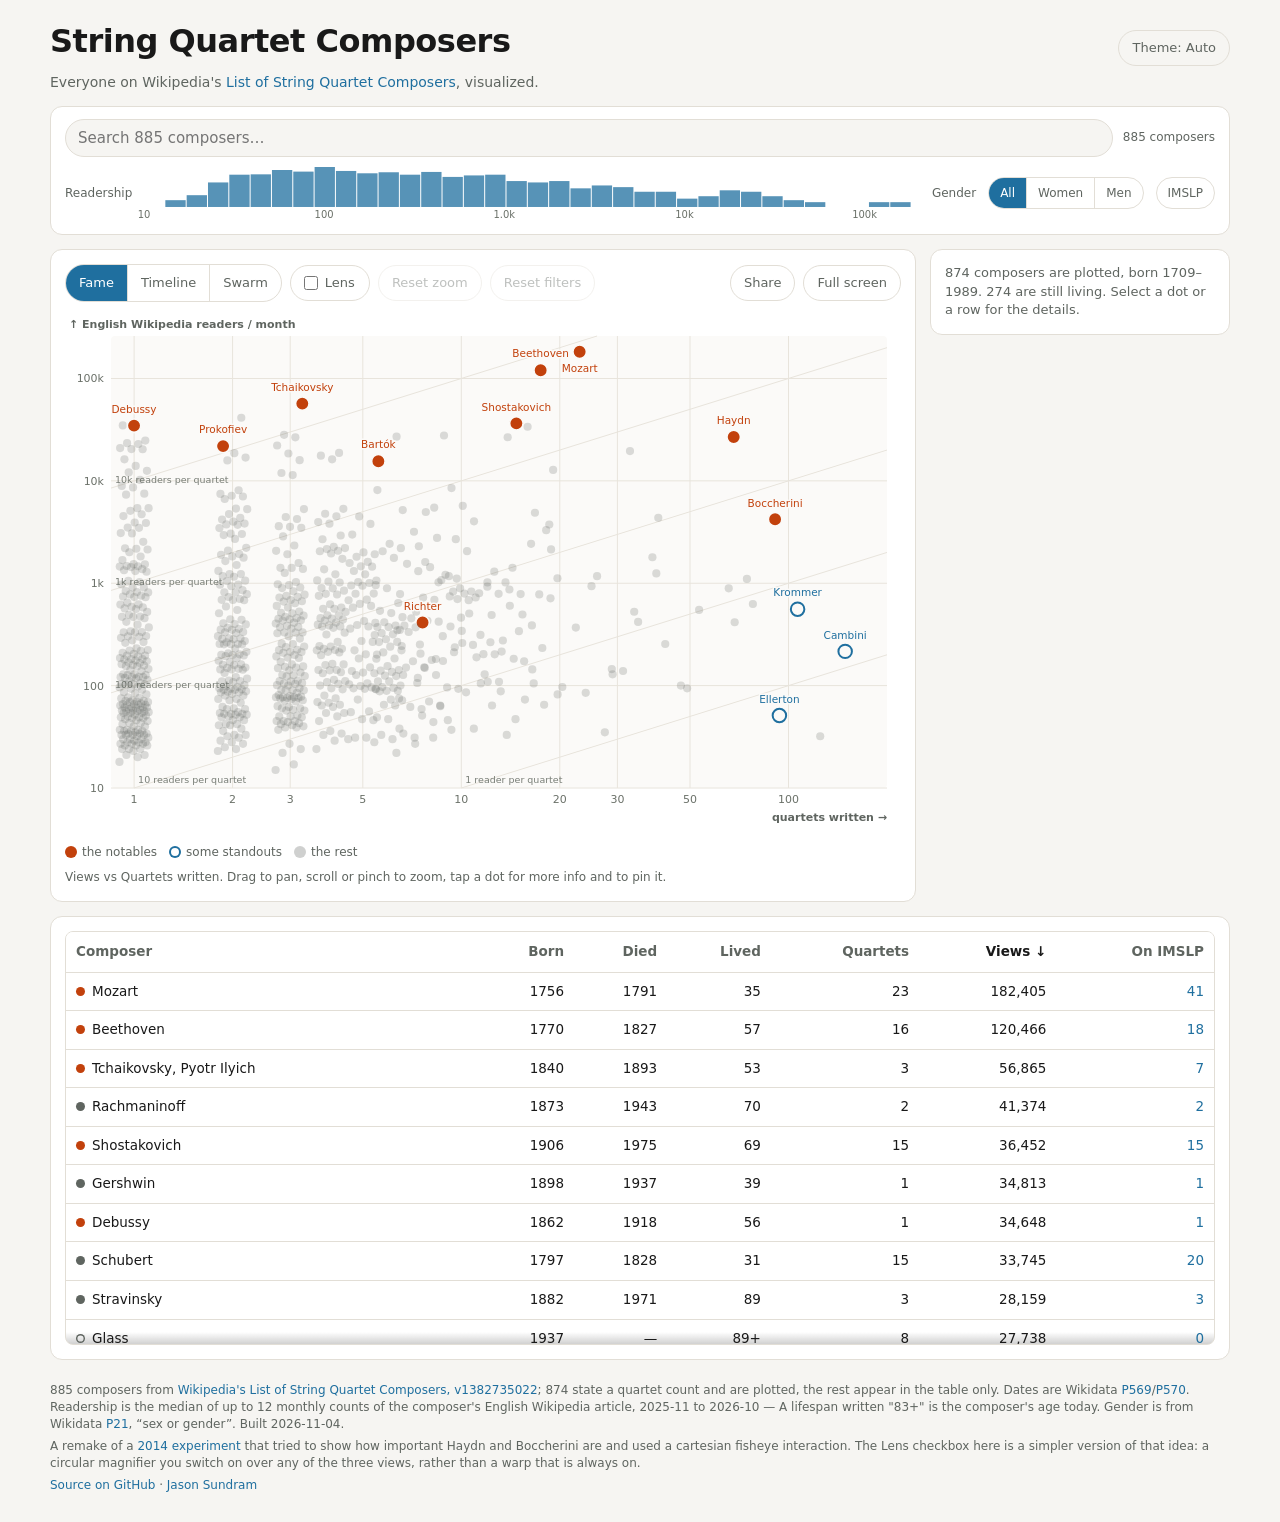
<file: index.html>
<!doctype html>
<html lang="en">
<head>
<meta charset="utf-8">

<!-- viewport-fit=cover pairs with the safe-area padding in styles.css so the fullscreen chart
     clears the notch / home indicator. -->
<meta name="viewport" content="width=device-width, initial-scale=1, viewport-fit=cover">
<meta name="color-scheme" content="light dark">   <!-- no white flash before CSS in dark mode -->

<meta name="theme-color" content="#f6f5f2" media="(prefers-color-scheme: light)">
<meta name="theme-color" content="#14161a" media="(prefers-color-scheme: dark)">

<!-- Install polish. iOS reads these + apple-touch-icon and mostly ignores the manifest. -->
<meta name="apple-mobile-web-app-capable" content="yes">
<meta name="mobile-web-app-capable" content="yes">
<meta name="apple-mobile-web-app-status-bar-style" content="default">
<meta name="apple-mobile-web-app-title" content="Quartets">
<link rel="manifest" href="./manifest.json">

<link rel="icon" type="image/svg+xml" href="./assets/icon.svg">
<link rel="icon" type="image/png" href="./assets/icon-192.png">
<link rel="apple-touch-icon" href="./assets/icon-180.png">

<title>The String Quartet Composers: Who, When, How Many?</title>
<meta name="description" content="Every composer on Wikipedia's list of string quartet composers, plotted by productivity and fame. Sortable, searchable table.">

<!-- Link previews. og:image is an ABSOLUTE https URL to a compressed 1200x630 PNG:
     iMessage/WhatsApp/Slack reject relative paths and won't render SVG.

     og:description is SHORTER than the meta description on purpose and the two must not be
     re-unified; og:title likewise stays the short brand while <title> fills the SERP line.
     scripts/og-lint.py holds the bands and fails when a string drifts out of one. -->
<meta property="og:type" content="website">
<meta property="og:site_name" content="String Quartet Composers">
<meta property="og:title" content="String Quartet Composers">
<meta property="og:description" content="874 quartet composers: their production volume and their fame. Search, sort, discover, understand">
<meta property="og:url" content="https://jsundram.github.io/quartet-composers/">
<meta property="og:image" content="https://jsundram.github.io/quartet-composers/assets/og.png">
<meta property="og:image:width" content="1200">
<meta property="og:image:height" content="630">
<meta property="og:image:alt" content="A scatter plot of string quartet composers, quartets written against monthly English Wikipedia readers, with Mozart, Beethoven, Haydn, Boccherini and Bartók highlighted.">
<meta name="twitter:card" content="summary_large_image">
<meta name="twitter:title" content="String Quartet Composers">
<meta name="twitter:description" content="874 quartet composers: their production volume and their renown. Search, sort, discover, understand">
<meta name="twitter:image" content="https://jsundram.github.io/quartet-composers/assets/og.png">
<link rel="canonical" href="https://jsundram.github.io/quartet-composers/">

<!-- Pre-paint theme stamp: sets data-theme on <html> BEFORE styles.css resolves so a forced
     light/dark choice doesn't flash. Deliberately a dumb 3-liner — theme.js owns everything else
     and must use the SAME key + attribute values, or the two disagree. -->
<script>
  try{ var t = localStorage.getItem("quartets-theme");
       if(t==="light"||t==="dark") document.documentElement.setAttribute("data-theme", t); }catch(e){}
</script>

<link rel="stylesheet" href="./styles.css">
</head>
<body>
<main>
  <header class="head">
    <h1>String Quartet Composers</h1>
    <span id="ver" class="ver" hidden></span>   <!-- app.js stamps the installed SW version here -->
    <button id="theme" type="button" class="btn spacer">Theme: Auto</button>
  </header>

  <!-- STATIC, and short on purpose. 
        Text about data easily goes stale. (see issues 27, 35, 36 ... ). -->
  <p class="lede">
    Everyone on Wikipedia's
    <a href="https://en.wikipedia.org/wiki/List_of_string_quartet_composers">List of String Quartet
    Composers</a>, visualized.
  </p>

  <!-- ONE filter row, above everything it scopes. The search and the readership brush both
       filter the chart AND the table, so a filter living inside either card said otherwise.
       app.js moves this into the chart card in full screen, where the chart IS everything. -->
  <section class="card filters" id="filters" aria-label="Filters">
    <div class="tablehead">
      <input id="q" type="search" placeholder="Search composers…" autocomplete="off"
             autocapitalize="off" spellcheck="false" aria-label="Search composers">
      <span id="count"></span>
      <button type="button" id="clear" class="btn" hidden>Clear</button>
    </div>
    <div class="filterbar">
      <label id="hist-label" for="hist">Readership</label>
      <div id="hist" role="group" aria-labelledby="hist-label"></div>
      <!-- The range is drawn ON the axis now, under its own end points (histogram.js). This keeps
           the same words for a screen reader, which cannot read text inside a role="img". -->
      <span id="hist-read" class="sr-only"></span>
      <!-- Buttons, not a <select>: three states that are all worth one press, and pressed state is
           the only readout the filter needs. The values are Wikidata's own P21 labels, so the
           control, the data and the URL all say the same word. -->
      <span id="gender-label">Gender</span>
      <div class="seg sm" id="gender" role="group" aria-labelledby="gender-label">
        <button type="button" data-g="" aria-pressed="true">All</button>
        <button type="button" data-g="female" aria-pressed="false">Women</button>
        <button type="button" data-g="male" aria-pressed="false">Men</button>
      </div>
      <div class="seg sm" id="imslp-filter">
        <button type="button" id="imslp-only" aria-pressed="false"
                title="Only composers with a work for string quartet on IMSLP">IMSLP</button>
      </div>
    </div>
  </section>

  <div class="grid">
    <section id="viz" class="card" aria-label="Chart">
      <!-- ABOVE the plot, because a control must not be placed by the thing it changes: every view
           sizes its own plot (measure() in chart.js), so with this row underneath, pressing
           Timeline rose the row into the finger that had just pressed it. Same double-tap trap the
           full-screen strip's fixed height answers elsewhere, arriving through the layout rather
           than through a panel. What it costs is the row's own height off a phone's first screen,
           which is the cheaper half of the trade — the picture is honestly a different shape per
           view, so the alternative is a blank band under the short ones (#29).
           In FULL SCREEN it goes back below the plot (styles.css orders #viz's children there),
           where the plot is flex:1 and sized by the viewport rather than by the view, so nothing
           here moves when the view changes. -->
      <div class="controls">
        <div class="seg" role="group" aria-label="Chart view">
          <button type="button" id="m-fame" data-mode="fame" aria-pressed="true"
                  title="Quartets written against monthly readers">Fame</button>
          <button type="button" id="m-scatter" data-mode="scatter" aria-pressed="false">Timeline</button>
          <button type="button" id="m-swarm"   data-mode="swarm"   aria-pressed="false">Swarm</button>
        </div>
        <!-- The magnifier, and the one control here that is not a view — chart.js's header says why it
             stopped being a fourth pill. A CHECKBOX rather than a pill or a `.btn` with
             aria-pressed: it is an overlay you leave on, not a picture you switch to, and the box
             is the one control shape that says so without a word of copy, carrying its own
             accessible state. Switching it moves no box, so it is safe in this row under the rule
             the comment above states. -->
        <label id="lens-t" class="btn"><input type="checkbox" id="lens"><span>Lens</span></label>
        <button type="button" id="reset" class="btn" disabled><span>Reset zoom</span></button>
        <!-- Every filter, search included, because the name is plural and a typed query is a
             filter: a button sitting lit while a search is active and then not clearing it would be
             worse than the inconsistency it replaces. Always present and never hidden — a control
             that cannot appear cannot resize the row it is in, which is the whole class of defect
             #31 was about. `disabled` at rest and accent-filled when it will do something, so the
             row also answers "is anything filtered?" without checking three separate controls. -->
        <button type="button" id="reset-filters" class="btn" disabled><span>Reset filters</span></button>
        <!-- A GROUP, because app.js reparents these two onto the plot wherever the row will not
             hold them (placeChartTools) — they are the only controls here that name a MECHANISM
             rather than a fact about the data, and both are what a video player puts in the corner
             of its own canvas. Moving them is what PAYS for Reset filters, which would otherwise
             take the row to three lines on a phone (#35). The words stay wherever the row holds
             them on one line, which is TWO bands and not a threshold — `iconsOnPlot` in app.js is
             the only copy of that rule.
             The label lives in its own span, and app.js's label() rewrites it and the `title`
             together: writing textContent onto the button would delete the icon beside it, and on
             the plot the span is clipped, so the tooltip is the only name a pointer can reach. -->
        <div id="chart-tools" class="spacer">
          <button type="button" id="share" class="btn" title="Share">
            <svg class="ico ico-share" viewBox="0 0 24 24" width="18" height="18" fill="none"
                 stroke="currentColor" stroke-width="1.5" stroke-linecap="round"
                 stroke-linejoin="round" aria-hidden="true">
              <path d="M12 15V3"/><path d="m8 7 4-4 4 4"/>
              <path d="M4 12v7a2 2 0 0 0 2 2h12a2 2 0 0 0 2-2v-7"/>
            </svg>
            <!-- The copy confirmation for the icon layout, where the label beside it is clipped
                 (see share() in app.js). Same two-glyph mechanism as #fs, and the state lives in
                 one class so the label and the mark can never disagree about it. -->
            <svg class="ico ico-ok" viewBox="0 0 24 24" width="18" height="18" fill="none"
                 stroke="currentColor" stroke-width="1.5" stroke-linecap="round"
                 stroke-linejoin="round" aria-hidden="true">
              <path d="m4 13 5 5L20 7"/>
            </svg><span class="btn-t">Share</span>
          </button>
          <button type="button" id="fs" class="btn" aria-pressed="false" title="Full screen">
            <svg class="ico ico-in" viewBox="0 0 24 24" width="18" height="18" fill="none"
                 stroke="currentColor" stroke-width="1.5" stroke-linecap="round"
                 stroke-linejoin="round" aria-hidden="true">
              <path d="M8 3H5a2 2 0 0 0-2 2v3"/><path d="M16 3h3a2 2 0 0 1 2 2v3"/>
              <path d="M21 16v3a2 2 0 0 1-2 2h-3"/><path d="M3 16v3a2 2 0 0 0 2 2h3"/>
            </svg><svg class="ico ico-out" viewBox="0 0 24 24" width="18" height="18" fill="none"
                 stroke="currentColor" stroke-width="1.5" stroke-linecap="round"
                 stroke-linejoin="round" aria-hidden="true">
              <path d="M8 3v3a2 2 0 0 1-2 2H3"/><path d="M21 8h-3a2 2 0 0 1-2-2V3"/>
              <path d="M16 21v-3a2 2 0 0 1 2-2h3"/><path d="M3 16h3a2 2 0 0 1 2 2v3"/>
            </svg><span class="btn-t">Full screen</span>
          </button>
        </div>
      </div>

      <div id="plot">
        <!-- chart.js renders the SVG here; #flag is the desktop-only hover name tag -->
        <div id="flag" aria-hidden="true"></div>
      </div>

      <div class="legend" id="legend"></div>
      <p class="hint" id="hint"></p>
    </section>

    <!-- The persistent detail view. It is also the touch answer to "hover doesn't exist on a
         phone": a tap pins a composer here instead of flashing a bubble that can double-fire. -->
    <section id="detail" class="card" aria-label="Composer detail" aria-live="polite">
      <p class="empty">Select a composer to see their details.</p>
    </section>
  </div>

  <section class="card" aria-label="Composer table">
    <div class="scroll">
      <table id="table">
        <caption class="sr-only">String quartet composers, sortable</caption>
        <thead><tr id="thead"></tr></thead>
        <tbody id="tbody"></tbody>
      </table>
    </div>
  </section>

  <footer>
    <p id="prov"></p>
    <!-- The 2014 date belongs to the ORIGINAL EXPERIMENT, not to this page's data: the composer
         list here is a fresh scrape (#prov prints the revision). The old text credited the
         experiment to Mike Bostock, whose fisheye.js it used — his code is credited where it is
         actually used, in README.md and in chart.js's lens. -->
    <p>A remake of a
       <a href="http://viz.runningwithdata.com/quartet_composers/index.html">2014 experiment</a>
       that tried to show how important Haydn and Boccherini are and used a cartesian fisheye interaction.
       The Lens checkbox here is a simpler version of that idea: a circular magnifier you switch on
       over any of the three views, rather than a warp that is always on. </p>
    <p><a href="https://github.com/jsundram/quartet-composers">Source on GitHub</a> ·
       <a href="https://github.com/jsundram" rel="author">Jason Sundram</a></p>
  </footer>
</main>

<!-- Load order matters: theme.js and chart.js/table.js expose globals app.js wires together.
     d3 is VENDORED, not CDN-loaded — a CDN script is the classic "installs fine, opens blank on a
     plane" bug, and this app is nothing without d3. -->
<script src="./d3.v7.min.js"></script>
<script src="./theme.js"></script>
<script src="./names.js"></script>   <!-- display names; chart.js and table.js both read it -->
<script src="./chart.js"></script>
<script src="./histogram.js"></script>
<script src="./table.js"></script>
<script src="./ping.js"></script>   <!-- optional analytics; inert until URL_ is set -->
<script src="./app.js"></script>
</body>
</html>
</file>
<file: styles.css>
/* pwa-starter: styles.css @ d2fad01  (design system kept; app layout is this repo's own)
   Everything is a CSS custom property so a color mode is a variable swap, not a second stylesheet.
   Light = the defaults; dark arrives two ways, keyed off <html data-theme> which theme.js sets
   (and the pre-paint script in index.html stamps before first paint):
     - @media (prefers-color-scheme: dark) :root:not([data-theme])  — 'auto': follow the OS
     - :root[data-theme="dark"]                                     — forced (toggle / screenshots)
   A forced 'light' needs no block: it carries data-theme, so the :not([data-theme]) media rule
   skips it and the light defaults win even when the OS is dark. Keep the two dark blocks in sync.

   The --c-* tokens below are read INTO JS by chart.js (via Theme.getCssColor) to paint SVG fills.
   Those are the ones a mode flip can't reach on its own — hence the rerender() contract in app.js. */

:root{
  --bg:#f6f5f2; --card:#ffffff; --ink:#191919; --muted:#5f6560; --line:#e2ded6; --accent:#1f6f9f;
  --sel:#c2410c;
  --plot:#fbfaf8; --grid:#e8e4dc; --axis:#6b7169; --dot-line:#ffffff;
  /* Lifespan reads HOT to COLD along YlGnBu: died young is yellow, lived long is deep blue.
     SEQUENTIAL, not diverging -- lifespan is a magnitude, and a diverging ramp needs a baseline
     to diverge from, which this never had, and it has no neutral middle to disappear against the
     plot.

     Stepped DARKER than canonical YlGnBu on purpose: #edf8b1 sits at 1.08:1 against --plot, so
     the pale end of the published ramp is invisible on this surface. These steps clear 3:1
     throughout and stay monotone in lightness (L* 59 / 50 / 28), which is what makes a sequential
     ramp readable. Re-run the dataviz palette validator against --plot, not --card, if you
     change them. */
  --c-short:#b8860b; --c-mid:#1b8574; --c-long:#243a8f;   /* sequential: hot / mid / cold */
  /* The SWARM ramps the QUARTET COUNT instead, its y being a packing that carries nothing
     (chart.js). SINGLE hue, deliberately not a second three-hue ramp: one hue reads as "more"
     where YlGnBu reads as "different", and two keys that looked alike across a view switch would
     be exactly the wrong-channel trap the per-view legend exists to prevent. CLASSED, so these
     are steps a reader can actually collect rather than samples off a gradient -- the count that
     matters is not how many colours the scale can emit but how many of them are telling apart,
     which is why ColorBrewer's sequential schemes are classed and stop at nine. Same discipline
     as above -- fed to the dataviz validator against --plot, not --card: one hue, monotone in
     lightness, every adjacent gap visible, pale end clearing 3:1. */
  --c-q1:#9288c6; --c-q2:#8073b1; --c-q3:#6e5f9d; --c-q4:#5d4b89;
  --c-q5:#4c3875; --c-q6:#3b2662; --c-q7:#2a1450;
  --c-living:#8b9188;                                      /* open circles; stroke only */
  --radius:12px; --maxw:1180px;
}
@media (prefers-color-scheme: dark){
  :root:not([data-theme]){
    --bg:#14161a; --card:#1c1f25; --ink:#eceef0; --muted:#9aa3a8; --line:#333a42; --accent:#7ec2f0;
    --sel:#fb923c;
    --plot:#191c21; --grid:#2b313a; --axis:#98a1a8; --dot-line:#14161a;
    --c-short:#dcec8a; --c-mid:#4fbfa8; --c-long:#3b93da;
    /* Reversed against the light ramp, not brightened in place: "more" has to mean more ink
       against the surface it is drawn on, and the dark end of a purple ramp is the invisible one
       on a dark plot. Revalidated against the dark --plot. */
    --c-q1:#6a4f99; --c-q2:#7e65a8; --c-q3:#927bb8; --c-q4:#a692c7;
    --c-q5:#bba9d7; --c-q6:#cfc1e6; --c-q7:#e4daf6;
    --c-living:#8e979c;
  }
}
:root[data-theme="dark"]{
  --bg:#14161a; --card:#1c1f25; --ink:#eceef0; --muted:#9aa3a8; --line:#333a42; --accent:#7ec2f0;
  --sel:#fb923c;
  --plot:#191c21; --grid:#2b313a; --axis:#98a1a8; --dot-line:#14161a;
  --c-short:#dcec8a; --c-mid:#4fbfa8; --c-long:#3b93da;
  --c-q1:#6a4f99; --c-q2:#7e65a8; --c-q3:#927bb8; --c-q4:#a692c7;
  --c-q5:#bba9d7; --c-q6:#cfc1e6; --c-q7:#e4daf6;
  --c-living:#8e979c;
}

*{ box-sizing:border-box; margin:0; padding:0 }
html{ -webkit-text-size-adjust:100% }   /* stop iOS inflating text on rotate */
/* The `hidden` ATTRIBUTE is only display:none in the UA sheet, so ANY author `display` on the same
   element beats it — and silently, since the element is still hidden to a screen reader and to
   .hidden checks in JS while being drawn on screen. Giving .btn a display for its icon did exactly
   that: the search box's Clear × came back at rest, wrapped the search row, and the whole page ran
   50px tall until a filter was applied (issue 35). !important because the point is that it must
   outrank whatever a component sets for its own layout. */
[hidden]{ display:none !important }

body{
  background:var(--bg); color:var(--ink);
  font-family:system-ui, -apple-system, "Segoe UI", sans-serif; line-height:1.45;
  overscroll-behavior-y:none;             /* kill the rubber-band bounce in standalone */
  padding:calc(18px + env(safe-area-inset-top)) calc(16px + env(safe-area-inset-right))
          calc(28px + env(safe-area-inset-bottom)) calc(16px + env(safe-area-inset-left));
}
main{ max-width:var(--maxw); margin:0 auto }

a{ color:var(--accent) }
a:not(:hover){ text-decoration:none }
:focus-visible{ outline:2px solid var(--accent); outline-offset:2px; border-radius:4px }

.head{ display:flex; align-items:baseline; gap:10px; flex-wrap:wrap; margin-bottom:6px }
h1{ font-size:clamp(21px, 4.6vw, 32px); letter-spacing:-.015em; font-weight:650 }
/* No min-height, and ui.test.mjs asserts this element carries no inline one either: issue 35 cut
   the clause that could EMPTY, so there is nothing left to reserve. A future clause that can empty
   brings the problem back — and the answer is a measurement in app.js, never a number here, being
   a function of the viewport and the data both. */
.lede{ color:var(--muted); font-size:14px; max-width:62ch; margin-bottom:14px }
.lede a{ color:var(--accent) }

.card{
  background:var(--card); border:1px solid var(--line); border-radius:var(--radius); padding:14px;
}

/* --- layout: chart beside detail on wide screens, stacked on a phone ------------------------ */
.grid{ display:grid; gap:14px; grid-template-columns:1fr; margin-bottom:14px }
@media (min-width:900px){
  .grid{ grid-template-columns:minmax(0,1fr) 300px; align-items:start }
  /* Sticky so the pinned composer stays on screen while you read the table below it — the point
     of a PERSISTENT detail view rather than a tooltip. */
  #detail{ position:sticky; top:14px }
}

/* --- the filter row ---------------------------------------------------------------------------
   One row, above the chart and the table, because both filters scope both views. It is a sibling
   of .grid, not a child of either card — a filter drawn inside one card claims to scope that card.
   app.js moves it INTO the chart card in full screen (where the chart is everything there is) and
   hides the search half there, so the chart keeps the height it had. */
.filters{ display:flex; flex-direction:column; gap:8px; margin-bottom:14px; padding:12px 14px }
.filters .tablehead{ margin-bottom:0 }
.filters .filterbar{ margin:0 }
body.fs #filters{ margin:0 0 8px; padding:0; border:0; background:transparent }
/* The search half goes in full screen, to keep the chart's height: #plot is flex:1 there, so every
   row above it comes out of the dots' own box rather than out of the page. */
body.fs #filters .tablehead{ display:none }

/* --- controls ------------------------------------------------------------------------------- */
/* margin-BOTTOM: the controls sit ABOVE the plot (see index.html), so nothing the finger is on
   is placed by a box whose height changes with the view. Full screen puts them back underneath
   and swaps the margin with it. */
.controls{ display:flex; align-items:center; gap:8px; flex-wrap:wrap; margin:0 0 12px }
.seg{ display:flex; border:1px solid var(--line); border-radius:999px; overflow:hidden }
.seg button{
  font:500 13px/1 system-ui, sans-serif; color:var(--muted); background:transparent;
  border:0; padding:0 13px; min-height:36px; cursor:pointer; white-space:nowrap;
}
.seg button + button{ border-left:1px solid var(--line) }
.seg button[aria-pressed="true"]{ background:var(--accent); color:#fff }
.btn{
  font:500 13px/1 system-ui, sans-serif; color:var(--muted); background:transparent;
  border:1px solid var(--line); border-radius:999px; padding:0 13px; min-height:36px; cursor:pointer;
  display:inline-flex; align-items:center; gap:6px;
}
.btn:disabled{ opacity:.4; cursor:default }
/* The SAME fill the pressed gender pill carries, and the readership bars: "this control is live" is
   one idea and it gets one colour. On #reset-filters it does a second job — it is the only place
   the page answers "is anything filtered?" in one glance, instead of by reading three controls. */
.btn.on{ background:var(--accent); border-color:var(--accent); color:#fff }
/* The lens toggle wears .btn for its box — same height, same pill, same tap target under the phone
   rule below — and a native checkbox for its STATE. Not .btn.on when checked: the accent fill means
   "this control is live and will do something" on the two buttons that carry it, and the box next
   to the word already says on or off. Colouring the border and the word instead is the quieter half
   of the same idea, and it leaves the fill meaning one thing.
   `accent-color` is what paints the tick, so the check follows the theme with nothing baked. */
#lens-t{ gap:7px; padding-right:14px }
#lens-t input{ accent-color:var(--accent); width:14px; height:14px; margin:0; cursor:pointer }
/* CENTRED ON THE WORD, not on the word's line box. `align-items:center` centres boxes, and a box
   holding "Lens" runs below the baseline to leave room for a descender the word does not have, so
   centring against it hung the checkbox a pixel low beside its own label. Same optical rule the
   chart's glyphs follow against the axis title.
   TRIMMED, not nudged, because HOW low is a fact about the FACE and `system-ui` is a different one
   on every platform (#53, one component over): measured across the faces on this machine the error
   runs from 1px low to half a pixel HIGH, so a fixed correction fixes one platform and makes
   another worse. Trimming to the cap line and the baseline asks the font instead.
   THE WHOLE ROW IS TRIMMED, not the one label, because trimming moves the word down onto the band
   it draws, and one label doing that alone breaks the baseline it shares with the pills beside it.
   `.btn`s hold their label in a SPAN for this: bare text in an inline-flex button lands in an
   anonymous flex item, which no selector can reach and which `text-box-trim` does not inherit into
   — #reset and #reset-filters stayed put while the pills moved. A browser without `text-box-trim`
   centres line boxes as before: every label consistent, checkbox back to its pixel. */
.controls .seg button, .controls .btn span{ text-box-trim:trim-both; text-box-edge:cap alphabetic }
#lens-t:has(input:checked){ color:var(--ink); border-color:var(--accent) }
/* The ring goes round the PILL, not round a 14px box inside it: :focus-visible lands on the input,
   which is the small half of a control whose hit area is the whole label.
   BOTH rules are :has()-scoped, including the one that takes the input's own ring away. An engine
   without :has() drops a rule it cannot parse — so scoped, it drops the pair and the input keeps
   the global ring; unscoped, it dropped the pill's ring and kept the removal, which is a control
   with NO visible focus at all for a keyboard. The fallback has to fail in the safe direction. */
#lens-t:has(input:focus-visible){ outline:2px solid var(--accent); outline-offset:2px }
#lens-t:has(input:focus-visible) input{ outline:none }
.spacer{ margin-left:auto }
/* Icons ship as inline SVG in the document, NOT baked by JS, so `currentColor` follows the theme
   and there is nothing for Theme.subscribe to re-bake — the same reason the sparkline is plain
   markup (invariant 3 does not apply to either). Hidden until the narrow layout asks for them. */
#chart-tools{ display:flex; gap:8px; align-items:center }
/* Sized here rather than only by the width/height attributes, which any stylesheet outranks — and
   one did. flex:none so the button's centring cannot stretch it either. */
.btn .ico{ display:none; flex:none; width:16px; height:16px }
.btn .btn-t{ display:inline }

/* The "you're on an old version — tap to update" tag (app.js). */
.ver{ font:500 11px/1 ui-monospace, monospace; color:var(--muted) }
.ver.behind{ color:var(--accent); text-decoration:underline; cursor:pointer }

/* --- readership filter (histogram + brush) ------------------------------------------------- */
.filterbar{ display:flex; align-items:center; gap:12px; margin:2px 0 10px }
.filterbar label, #gender-label{ font-size:12px; color:var(--muted); white-space:nowrap }
/* The gender pills are the SAME control as the view switcher, one notch smaller: this row's own
   Clear button is 28px, and a 36px segmented control beside it made the filter look like the
   primary action on the page. Touch sizing is restored in the phone block below — .seg.sm outranks
   the .seg button rule there on specificity, so it has to opt back in rather than inherit. */
.seg.sm button{ min-height:30px; padding:0 11px; font-size:12px }
/* flex:none is load-bearing, not tidiness. `.seg` is overflow:hidden, so when the Clear button
   appears and the row runs out of room the pill group SHRANK and clipped its last pill — the
   filter lost the word "Men" exactly when you were using the filter beside it. The histogram is
   the one thing here that may give up width (it has min-width:0); everything else is content that
   has to stay whole. margin-left:auto pins the group right, so the brush absorbs the change and
   the pills do not move at all. */
#gender{ margin-left:auto; flex:0 0 auto }
#imslp-filter{ flex:0 0 auto }
/* A little more air than the row's own 12px gap. With the readout gone, the readership Clear
   button ends up directly beside the word "Gender", where it reads as if it clears that. */
#gender-label{ margin-left:6px }
#hist{ flex:1 1 auto; min-width:0; margin-right:2px; touch-action:none }   /* touch-action:none so d3-brush owns the drag */
#hist svg{ display:block; width:100%; height:auto; overflow:visible }
/* The selection's tint: enough to read as selected, light enough to leave the bars under it legible. */
#hist .selection{ fill:var(--accent); fill-opacity:.10; stroke:var(--accent); stroke-opacity:.55 }
/* NO .handle RULE, on purpose. d3-brush sets fill:none and pointer-events:all on the brush <g> and
   both inherit, so the handle arrives as an unpainted hit area already — the 20x62 slab of issue 40
   was this stylesheet PAINTING it, not d3 drawing it. Restating the inherited values here would be
   a rule that looks load-bearing and is not; ui.test.mjs 4b checks the computed values instead, so
   the contract is asserted where it can actually fail. The visible grip is drawn by histogram.js. */
/* The grip itself. Colored here rather than baked into the SVG (invariant 3) because it is uniform:
   a CSS variable reaches it the way it reaches the sparkline, so a theme change has nothing to redo.
   Opaque --card, not a tint: it is a thing sitting ON the bars, and a translucent one is what the
   old handle looked like. */
#hist .grips path{ fill:var(--card); stroke:var(--accent); stroke-width:1 }
#hist .overlay{ cursor:crosshair }

/* --- chart ---------------------------------------------------------------------------------- */
#viz{ position:relative }                      /* the compact detail panel anchors to this in full screen */
#plot{ position:relative; touch-action:none }   /* touch-action:none so d3-zoom owns the gesture */
/* overflow:hidden, not the SVG default of visible: chart.js clips the dots to the plot rectangle,
   and this is the backstop for anything else a zoom pushes past the frame. Nothing in the chart is
   drawn outside its own viewBox, so there is nothing legitimate to lose here. */
/* `> svg`, not a descendant selector: this rule means THE CHART, and app.js moves the Share and
   Full screen buttons inside #plot on a phone (placeChartTools). As a descendant it caught their
   icons too and stretched an 18px glyph to 38px with a 3.2px stroke — invisible on a desktop, where
   those buttons are still in the controls row, which is exactly how it shipped. Anything else that
   ever goes in this box will be nested, so the child combinator is the durable half; .ico's own
   size below is the belt. */
#plot > svg{ display:block; width:100%; height:auto; overflow:hidden }
.hint{ font-size:12px; color:var(--muted); margin-top:8px }

/* --- the chart's own two buttons, when they are ON the chart ------------------------------- */
/* Scoped to the PARENT, not to a width. app.js decides WHERE the group lives (placeChartTools,
   which holds the only copy of that breakpoint); this decides what it looks like once it is there,
   so the two cannot disagree. As a width query they could, and did: every state where JS had not
   placed the group yet drew the icon look in the controls row — a cold boot, and permanently on
   the error path, where start() bails before placeChartTools().
   What makes the move safe is already here: #plot is position:relative and already hosts an
   absolutely-positioned overlay in #flag, d3-zoom binds to the SVG rather than to #plot so these
   take taps without eating a pan, and chart.js's rebuild removes the one svg it made BY REFERENCE
   — a `selectAll("svg")` there is a descendant query and took these glyphs with it.
   The words are visually hidden rather than display:none'd, because they are still the buttons'
   accessible NAMES, and these two are the ones a reader can least guess from a glyph. */
/* IN THE AXIS-TITLE BAND, not over the data. Every CORNER was measured across every view first
   and every one of them covers dots — top right worst of all, at 90: it reads as empty in Fame
   and is exactly where the swarm piles up, which is the trap in judging a shared overlay from one
   view. A wider card does not make a corner safe either, because the swarm spreads to fill it.
   The band is what does: chart.js already spends 22px above the plot on the y-axis title, app.js
   asks it for TOOLS_BAND so a touch target fits with clearance, and the title ends well short of
   the right edge even in its longest view, so the group sits at the band's right end and covers
   nothing in any of them. What that costs is DATA height and not page height — the plot's outer
   box is a function of the aspect ratio, so the band takes its room from the dots' area. Nothing
   is drawn translucent, because nothing is drawn behind the glyph at all. */
/* CENTRED on the axis title's line, not sitting on its baseline: bottom-aligned read a touch
   high, because a 16px glyph beside 11px text carries more visual mass below its own middle than
   the letters do.
   The offset is DERIVED from the title's box centre and the baseline chart.js draws it at, not
   nudged, and ui.test.mjs measures the real thing and fails if those metrics move. The target it
   leaves clears the plot AREA, which is not the same as clearing every pixel a dot can occupy:
   chart.js insets the dot clip OUTWARD by one maximum radius, so under a pinch a dot just inside
   the top edge can draw a sliver under the target. Its CENTRE never can — the frame test only
   draws a dot whose centre is inside the plot rect, which starts below the target — so the dot
   stays tappable where a finger aims, and 7c2 asserts that at a non-identity transform. The
   alternative was a target under the touch floor issue 31 was fought over. */
#plot > #chart-tools{ position:absolute; top:3.5px; right:6px; z-index:2; gap:6px }
/* A bare glyph in an invisible 40px hit area — the platform shape for a control that sits on
   content, not a .btn pill moved onto the chart. The disc and border made these read as furniture:
   40px of chrome around a 16px mark, three times the height of the axis title beside them. Removed,
   so what is drawn IS the glyph and the touch target is only felt. Muted like every other .btn
   label and like the axis title, so they belong to the chart's chrome; --ink on press, which is the
   whole feedback a control with no box can give.
   The 40px HEIGHT is stated here rather than inherited from the touch-target rule, which asks a
   different question — `(hover:none) and (pointer:coarse) and (max-width:800px)`, which most of
   the windows drawing this layout answer NO to. In a width query the two diverged silently: a
   desktop dragged narrow matched the layout and not the touch floor, took .btn's base min-height,
   and put the glyph off the derivation above. Stating it makes the geometry a property of the
   overlay rather than of the input device. */
#plot > #chart-tools .btn{
  width:40px; height:40px; padding:0; justify-content:center; align-items:flex-end;
  background:none; border:0; border-radius:0; color:var(--muted);
}
#plot > #chart-tools .btn:active{ color:var(--ink) }
#plot > #chart-tools .btn .ico{ display:block }
/* The copy confirmation the clipped label cannot give (share() in app.js). Both selectors carry
   #share for the specificity reason spelled out below: the rule above is (2,2,0). */
#plot > #chart-tools #share .ico-ok{ display:none }
#plot > #chart-tools #share.copied .ico-share{ display:none }
#plot > #chart-tools #share.copied .ico-ok{ display:block; color:var(--accent) }
#plot > #chart-tools .btn .btn-t{
  position:absolute; width:1px; height:1px; padding:0; margin:-1px;
  overflow:hidden; clip-path:inset(50%); white-space:nowrap;
}
/* One button, two meanings, so it carries both glyphs and shows the one that matches its state —
   the same source of truth (aria-pressed) the label swap already used.
   Carrying the full prefix is not tidiness: the rule above it is `#plot > #chart-tools .btn .ico`
   at (2,2,0), which out-specifies a bare `#fs .ico-out` at (1,1,0). Written that way both glyphs
   showed at once and the 40px box held two 18px icons. Every selector in this group gained the
   same `#plot >` when it left the media query, so the order between them is what it always was.
   Same specificity trap that kept #hist-clear under the touch floor in issue 31. */
#plot > #chart-tools #fs .ico-out, #plot > #chart-tools #fs[aria-pressed="true"] .ico-in{ display:none }
#plot > #chart-tools #fs[aria-pressed="true"] .ico-out{ display:block }

/* Name flag that tracks the cursor on a real pointer. Never shown on touch — there the tap
   goes straight to the persistent detail panel, so there is no hover bubble to double-fire. */
#flag{
  position:absolute; z-index:5; pointer-events:none; opacity:0; transform:translate(-50%,-140%);
  background:var(--card); border:1px solid var(--line); border-radius:6px;
  padding:3px 7px; font:600 12px/1.3 system-ui, sans-serif; white-space:nowrap;
  box-shadow:0 2px 8px rgba(0,0,0,.12);
}
#flag.on{ opacity:1 }
#flag small{ display:block; font-weight:400; color:var(--muted) }

/* --- legend --------------------------------------------------------------------------------- */
/* column-gap 22px: the size key's outermost circle sits close to its cell edge, so the old 18px
   let it crowd the "Also" column on a phone. */
.legend{ display:flex; gap:14px 22px; flex-wrap:wrap; align-items:flex-end; margin-top:12px; font-size:12px }
.legend .lab{ color:var(--muted); display:block; margin-bottom:4px }
.ramp{ width:170px; height:10px; border-radius:2px; border:1px solid var(--line) }
.ticks{ display:flex; justify-content:space-between; color:var(--muted); font-size:11px; margin-top:2px }
/* The swarm's key is CLASSED, so its bar is hard-edged segments and each class's lower bound is
   centred UNDER its own segment. One grid drawn twice rather than a gradient plus space-between
   ticks, which centres nothing and would hang the open top class past the bar's right edge. */
.ramp.steps, .ticks.steps{ display:grid; grid-template-columns:repeat(var(--n),1fr);
                           width:calc(var(--n) * 30px) }
.ramp.steps{ overflow:hidden }
.ticks.steps{ text-align:center }
.swatches{ display:flex; gap:12px; align-items:center }
.sw{ display:flex; gap:5px; align-items:center; color:var(--muted) }
.sw i{ width:12px; height:12px; border-radius:50%; display:inline-block }
.sizes{ display:flex; gap:6px; align-items:flex-end; color:var(--muted) }

/* --- detail panel --------------------------------------------------------------------------- */
#detail h2{ font-size:17px; letter-spacing:-.01em; margin-bottom:2px; line-height:1.25 }
#detail .dates{ color:var(--muted); font-size:13px; margin-bottom:10px }
#detail dl{ display:grid; grid-template-columns:auto 1fr; gap:4px 12px; font-size:13px; margin-bottom:10px }
#detail dt{ color:var(--muted) }
#detail dd{ font-variant-numeric:tabular-nums }
#detail .empty{ color:var(--muted); font-size:13px }
#detail .rank{ color:var(--muted); font-size:12px }
/* Where else this composer is: Wikipedia and IMSLP as matching pills on ONE row (app.js's
   elsewhereRow). The HEIGHT is stated rather than left to the content, because the panel's box is
   reserved and the third state swaps a bordered pill for bare text — left to itself that is a
   2.5px jump every time the pointer crosses from a composer IMSLP has to one it does not. nowrap
   for the same reason: a wrap here is 20px of legend movement on a hover. */
#detail .links{
  display:flex; align-items:center; gap:7px; height:20px; margin-top:10px;
  flex-wrap:nowrap; overflow:hidden; white-space:nowrap;
}
/* A link that reads as a destination rather than as a word in a sentence. Not a .btn: these are
   11px prose furniture, and a 36px pill beside a 12px rank line would read as a control. No
   `color` of its own — they are links and the global `a` rule makes them the accent, which is what
   keeps them from sinking into the muted rank line above them. The border is tinted with the same
   accent rather than left on --line, or blue text sits in a grey chip. */
#detail .links .pill{
  flex:0 0 auto; line-height:16px; border-radius:999px;
  border:1px solid color-mix(in srgb, var(--accent) 35%, transparent);
  padding:0 8px; font-size:11px; letter-spacing:.02em; text-decoration:none;
}
/* A tint rather than an underline: the rule above out-specifies `a:not(:hover)`, so hovering would
   otherwise change nothing at all. */
#detail .links .pill:hover{
  border-color:var(--accent); background:color-mix(in srgb, var(--accent) 10%, transparent);
}
/* The one state with nowhere to point. Muted text, no border: a pill that is not a link would be
   a control that does nothing. */
#detail .links .none{ font-size:11px; color:var(--muted); min-width:0; overflow:hidden;
  text-overflow:ellipsis }
.detail-nav{ display:flex; gap:6px; margin-top:8px; flex-wrap:wrap }

/* The readership sparkline. Colours live HERE and not in app.js on purpose: every other baked
   colour in this app is inside an SVG that JS generates from a d3 scale and so has to be re-read
   on a theme flip. This one is plain inline SVG in the document, so a CSS variable reaches it and
   there is one fewer component to remember to re-bake.
   The svg is stretched by the width with preserveAspectRatio="none"; the line survives that
   because app.js marks it vector-effect="non-scaling-stroke". */
/* pan-y, not none: a horizontal drag reads months, a vertical one still scrolls the page. On a
   phone the panel sits inside the chart card and a sparkline that ate vertical swipes would trap
   the scroll. cursor:crosshair says it is readable; the outline is the global :focus-visible. */
.spark{ display:block; width:100%; height:34px; overflow:visible; touch-action:pan-y;
  cursor:crosshair }
.spark-line{ fill:none; stroke:var(--accent); stroke-width:1.25; stroke-linejoin:round }
.spark-area{ fill:var(--accent); opacity:.13; stroke:none }
.spark-peak{ stroke:var(--muted); stroke-width:1; opacity:.45; vector-effect:non-scaling-stroke }
/* The month under the pointer (or the arrow keys). Drawn in the accent so it reads as "you are
   here" against the peak marker's muted "this is the month the caption names". */
.spark-cursor{ stroke:var(--accent); stroke-width:1; opacity:0; vector-effect:non-scaling-stroke }
.spark-cursor.on{ opacity:.7 }
.spark-ax{ display:flex; justify-content:space-between; color:var(--muted); font-size:11px;
  margin-top:1px; font-variant-numeric:tabular-nums }
/* tabular-nums so stepping through months with the arrow keys does not make the line jitter. */
.spark-cap{ color:var(--muted); font-size:11.5px; margin-top:3px; margin-bottom:8px;
  font-variant-numeric:tabular-nums }

/* The compact form: app.js moves this same element INTO the chart card on a phone and in full
   screen (see placeDetail), where it must read as part of the card, not as a card inside a card.
   Hidden until something is pinned, so an unselected chart keeps the full width for the chart. */
#detail.compact{
  border:0; border-top:1px solid var(--line); border-radius:0; background:transparent;
  padding:10px 0 0; margin-top:10px;
}
#detail.compact h2{ font-size:15px }
#detail.compact .dates{ margin-bottom:6px }
#detail.compact dl{ margin-bottom:6px }
/* On a touch screen it is hidden until something is pinned: there is no hover to churn the layout
   and the space belongs to the chart. Where a real pointer exists the panel PREVIEWS on hover, so
   its box is reserved and always drawn — otherwise the legend under it would jump every time the
   cursor crossed a dot. Same split chart.js uses for TOUCH. */
@media (hover:none), (pointer:coarse){
  #detail.compact:not(.on){ display:none }
}
@media (hover:hover) and (pointer:fine){
  /* Tall enough for the tallest state — a pinned composer, which adds the Prev/Next/Clear row —
     so neither a hover nor a click moves the legend below it. The name is ellipsized here for the
     same reason: a two-line name would blow the reservation. A touch screen gets neither rule,
     because it has no hover and would just be losing chart space. */
  /* The sparkline block is inside the reservation, because it is drawn on a hover PREVIEW like
     everything else in the panel. The number is MEASURED, not guessed: ui.test.mjs prints the
     pinned panel's real height and fails when this falls short of it. The few px over that are for
     the face this was not measured in (#53), since the direction that hurts is a reservation one
     line short on somebody else's machine. Not a pixel test — what it has to catch is a whole
     clause appearing. */
  #detail.compact{ min-height:278px }
  #detail.compact h2{ white-space:nowrap; overflow:hidden; text-overflow:ellipsis }
}

/* Full screen: a FIXED-height strip between the readership filter and the chart, drawn whether or
   not anything is pinned. It used to float over the bottom of the chart, which buried the x-axis
   and the legend; giving it its own slice costs 76px of chart once, instead of covering the part
   you were reading every time you tapped. The height is fixed because #plot is flex:1 here — a box
   that grew on select (or on HOVER) would re-lay out the chart under the pointer. */
body.fs #detail.compact{
  /* display, explicitly: it beats the touch rule above that hides an empty compact panel. In full
     screen the empty box is the point — it is what keeps the chart the same height either way. */
  display:block; flex:0 0 auto; position:relative; min-height:0; height:76px; overflow:hidden;
  margin:0 0 8px; padding:8px 82px 8px 10px;             /* right padding clears the Clear button */
  border:1px solid var(--line); border-radius:8px; background:var(--plot);
}
body.fs #detail.compact h2{
  font-size:14px; white-space:nowrap; overflow:hidden; text-overflow:ellipsis;
}
body.fs #detail.compact .dates{ margin:0; font-size:12px }
body.fs #detail.compact .empty{ font-size:12px }
body.fs #detail.compact .detail-nav{ position:absolute; top:6px; right:6px; margin:0 }
/* The strip carries none of these: they are back in the panel the moment you leave full screen. */
body.fs #detail.compact dl, body.fs #detail.compact .rank, body.fs #detail.compact .links,
body.fs #detail.compact .spark, body.fs #detail.compact .spark-ax,
body.fs #detail.compact .spark-cap{ display:none }

/* --- table ---------------------------------------------------------------------------------- */
/* Visible to a screen reader, not on screen. display:none would remove it from the a11y tree too. */
.sr-only{
  position:absolute; width:1px; height:1px; overflow:hidden;
  clip-path:inset(50%); white-space:nowrap;
}

.tablehead{ display:flex; align-items:center; gap:10px; flex-wrap:wrap; margin-bottom:10px }
#q{
  flex:1 1 180px; min-width:0; min-height:38px; padding:0 12px; font:400 15px/1 system-ui, sans-serif;
  color:var(--ink); background:var(--bg); border:1px solid var(--line); border-radius:999px;
}
#count{ font-size:12px; color:var(--muted); font-variant-numeric:tabular-nums }
/* 880 rows behind a 46vh window with nothing saying so: macOS and iOS both draw overlay
   scrollbars that vanish when idle, so the box looked like a short, complete list. Two cues —
   a scrollbar that stays put where the platform honors these properties, and a fade at the bottom
   edge painted ONLY while there is more below. The fade is two stacked backgrounds: the "cover"
   is attachment:local so it travels with the rows and slides over the shadow exactly as the last
   row arrives; the shadow is attachment:scroll so it is pinned to the bottom of the box. */
.scroll{
  position:relative; max-height:46vh; overflow:auto; border:1px solid var(--line);
  border-radius:8px; -webkit-overflow-scrolling:touch;
  scrollbar-width:thin;
  scrollbar-color:color-mix(in srgb, var(--muted) 45%, transparent) transparent;
  background:
    linear-gradient(to top, var(--card) 55%, transparent) bottom / 100% 22px no-repeat local,
    linear-gradient(to top, color-mix(in srgb, var(--ink) 20%, transparent), transparent)
      bottom / 100% 12px no-repeat scroll;
}
.scroll::-webkit-scrollbar{ width:10px; height:10px }
.scroll::-webkit-scrollbar-track{ background:transparent }
.scroll::-webkit-scrollbar-thumb{
  background:color-mix(in srgb, var(--muted) 45%, transparent); border-radius:999px;
  border:2px solid transparent; background-clip:padding-box;
}
table{ border-collapse:collapse; width:100%; font-size:13.5px }
thead th{
  position:sticky; top:0; z-index:1; background:var(--card); text-align:left; white-space:nowrap;
  font-weight:600; color:var(--muted); border-bottom:1px solid var(--line); padding:0;
}
thead th button{
  width:100%; text-align:inherit; font:inherit; color:inherit; background:transparent; border:0;
  padding:10px 10px; min-height:40px; cursor:pointer;
}
/* The phone table abbreviates one header (table.js's `short`). Two spans, not one swapped string:
   the drawn abbreviation and the word it stands for are BOTH in the accessible name below, in that
   order (WCAG 2.5.3 — see table.js), so the word is moved off screen rather than display:none'd,
   which would take it out of the name. Here, where the full word is what is drawn, the
   abbreviation is display:none and leaves the name alone. */
.th-short{ display:none }
th.num, td.num{ text-align:right; font-variant-numeric:tabular-nums }
th.num button{ text-align:right }
thead th[aria-sort] button{ color:var(--ink) }
thead th[aria-sort="ascending"] button::after{ content:" \2191" }
thead th[aria-sort="descending"] button::after{ content:" \2193" }
tbody td{ padding:9px 10px; border-bottom:1px solid var(--line) }
tbody tr{ cursor:pointer }
tbody tr:hover td{ background:color-mix(in srgb, var(--accent) 8%, transparent) }
tbody tr[aria-selected="true"] td{ background:color-mix(in srgb, var(--sel) 16%, transparent) }
td .chip{ display:inline-block; width:9px; height:9px; border-radius:50%; margin-right:7px; vertical-align:baseline }
.empty-row td{ color:var(--muted); text-align:center; padding:24px 10px }

footer{ margin-top:22px; font-size:12px; color:var(--muted) }
footer p + p{ margin-top:4px }

/* --- fullscreen ------------------------------------------------------------------------------
   CSS-driven, not the Fullscreen API: iPhone Safari has no requestFullscreen at all, which is
   precisely the device that needs this most. app.js additionally calls the API where it exists
   (desktop, Android) to drop the browser chrome too — but the layout below is what does the work,
   so the feature can't be missing on the platform it was built for. */
body.fs{ overflow:hidden }
body.fs #viz{
  position:fixed; inset:0; z-index:40; border-radius:0; border:0; margin:0;
  padding:calc(8px + env(safe-area-inset-top)) calc(10px + env(safe-area-inset-right))
          calc(8px + env(safe-area-inset-bottom)) calc(10px + env(safe-area-inset-left));
  display:flex; flex-direction:column; background:var(--card);
}
body.fs #plot{ flex:1 1 auto; min-height:0; order:2 }
body.fs #filters{ order:0 }
body.fs #detail.compact{ order:1 }
body.fs .controls{ order:3; margin:8px 0 0 }
body.fs .legend{ order:4 }
body.fs #plot > svg{ height:100% }   /* > svg for the same reason as the base rule; see there */
body.fs .hint{ display:none }
body.fs .filterbar{ margin-bottom:6px }
body.fs main > *:not(.grid), body.fs .grid > *:not(#viz){ display:none }
body.fs .grid{ display:block }

/* A phone on its side is 390px TALL, and full screen was spending two thirds of that on chrome:
   the controls, the filter, the detail strip, and ~80px of legend. Below 560px of height (and wide
   enough that this is a landscape phone rather than a short narrow window) the legend goes and the
   strip drops to one line. The chart is the whole reason for full screen. */
@media (max-height:560px) and (min-width:560px){
  body.fs .legend{ display:none }
  body.fs #detail.compact{ height:50px; padding:6px 82px 6px 10px }
  body.fs #filters{ margin-bottom:6px }
  body.fs .controls{ margin:6px 0 0 }
}

/* Phone-specific sizing. Targets REAL touch devices, not just a narrow desktop window. */
@media (hover:none) and (pointer:coarse) and (max-width:800px){
  .scroll{ max-height:56vh }
  .seg button, .seg.sm button, .btn{ min-height:40px }   /* keep tap targets at the 44px-ish floor */
  #q{ min-height:42px }
}

/* Six columns don't fit a phone: the name wraps to three lines and Quartets scrolls off. Drop the
   two that are one tap away in the detail panel. Width-only (not hover/pointer) so a narrow
   desktop window gets the same fit — and so it still applies when printing to a narrow page. */
@media (max-width:640px){
  .filterbar{ flex-wrap:wrap; gap:6px 10px }
  .filterbar #hist{ flex:1 0 100%; order:3 }
  /* The filters do not fit two lines here, and the brush is the one that needs the full width.
     So the gender pills take a third line of their own, WITH their label — sharing line one with
     the readership readout put "Women | Men" next to a views range, where the two read as one
     control. margin-left is dropped with it: the row is theirs now, so there is no slack to push
     against and `auto` would have shoved the label away from its own buttons. */
  #gender-label{ order:4 }
  #gender{ order:5; margin-left:0 }
  #imslp-filter{ order:6 }
  .wide-only{ display:none }
  /* Four columns still have to FIT, and what they fit in is whatever face the platform hands
     `system-ui` — DejaVu on Linux is wide enough that the table overflowed 390px outright. So the
     two things paying for width that carries nothing give it back: a header word wider than any
     value beneath it (the Qts swap above) and the cell gutters. Measured on macOS across the faces
     installed there, so a Linux run is inference rather than a reading. ui.test.mjs asserts both
     390 and 360, because a fit that only holds in the runner's own font is a coin toss — and it is
     the CHECK, not this comment, that a fifth column or a longer header answers to. */
  tbody td{ padding:9px 6px }
  thead th button{ padding:10px 6px }
  .th-full{ position:absolute; width:1px; height:1px; overflow:hidden; clip-path:inset(50%) }
  .th-short{ display:inline }
}

@media (prefers-reduced-motion: reduce){
  *{ transition:none !important; animation:none !important }
}

/* Print: ink-friendly, no chrome, chart + table only. */
@media print{
  body{ background:#fff; color:#000; padding:0 }
  :root{ --plot:#fff; --grid:#ddd; --axis:#444; --card:#fff; --line:#999; --dot-line:#fff }
  .card{ border:0; padding:0 }
  /* #chart-tools is named separately from .controls because on a phone it is not INSIDE .controls
     — app.js moves it onto the plot, where hiding its parent no longer reaches it. */
  .controls, #chart-tools, .tablehead, #flag, .detail-nav, #theme, .ver, .hint,
  .filterbar, .filters{ display:none }
  .grid{ display:block }
  .scroll{ max-height:none; overflow:visible; border:0; background:none }
  thead th{ position:static }
  tbody tr{ break-inside:avoid }
}
</file>
